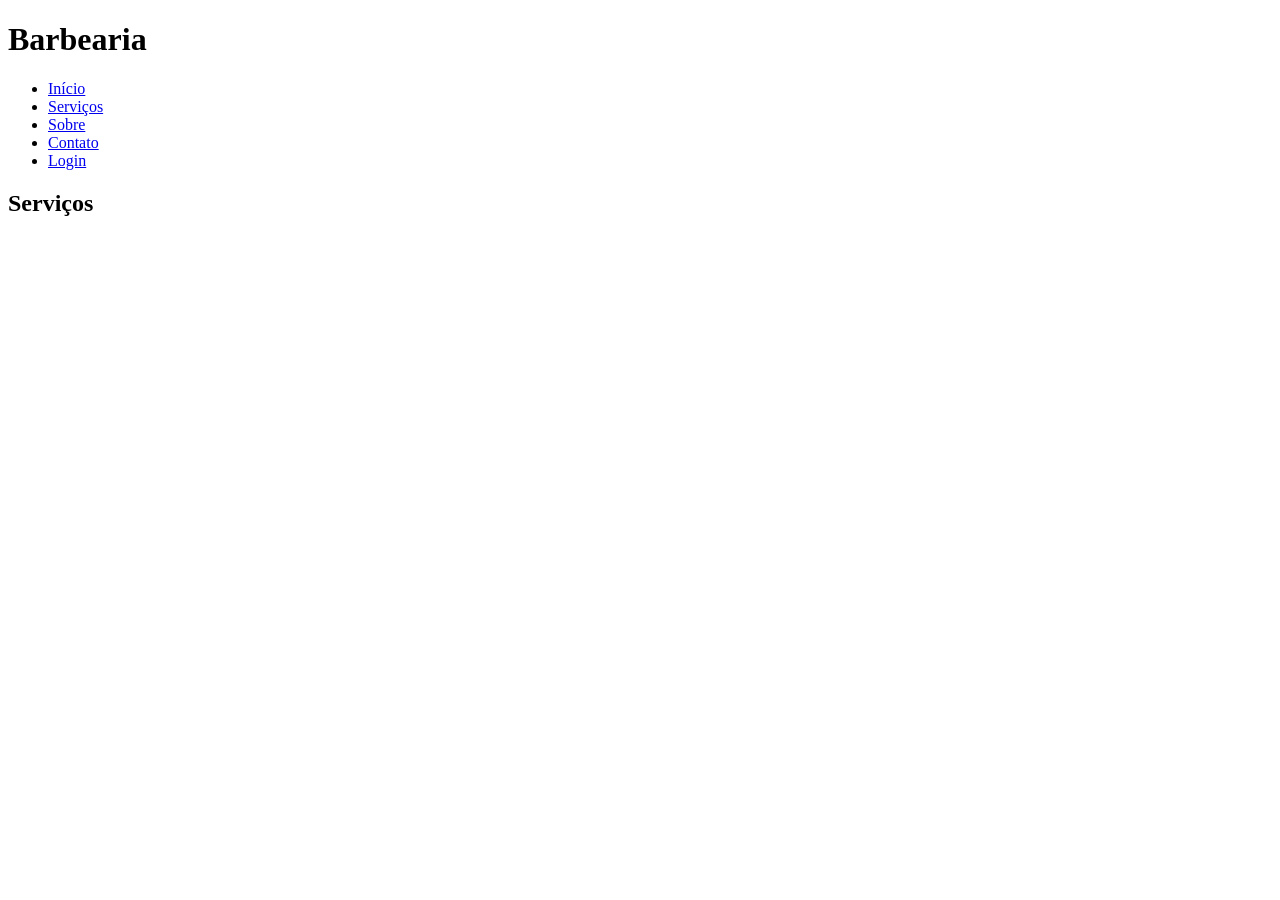
<file: sistema/frontend/index.html>
<!DOCTYPE html>
<html lang="pt-br">
<head>
    <meta charset="UTF-8">
    <meta name="viewport" content="width=device-width, initial-scale=1.0">
    <title>Barbearia</title>
</head>
<body>
    <main>
        <h1>Barbearia</h1>
        <header>
            <nav>
                <ul> 
                    <li>
                        <a href="#">Início</a>
                    </li>
                    <li>
                        <a href="#">Serviços</a>
                    </li>
                    <li>
                        <a href="#">Sobre</a>
                    </li>
                    <li>
                        <a href="#">Contato</a>
                    </li>
                    <li>
                        <a href="#">Login</a>
                    </li>
                </ul>
            </nav>
        </header>
        <section>
            <h2>Serviços</h2>
        </section>
        <footer>
            
        </footer>









    </main>
</body>
</html>
</file>
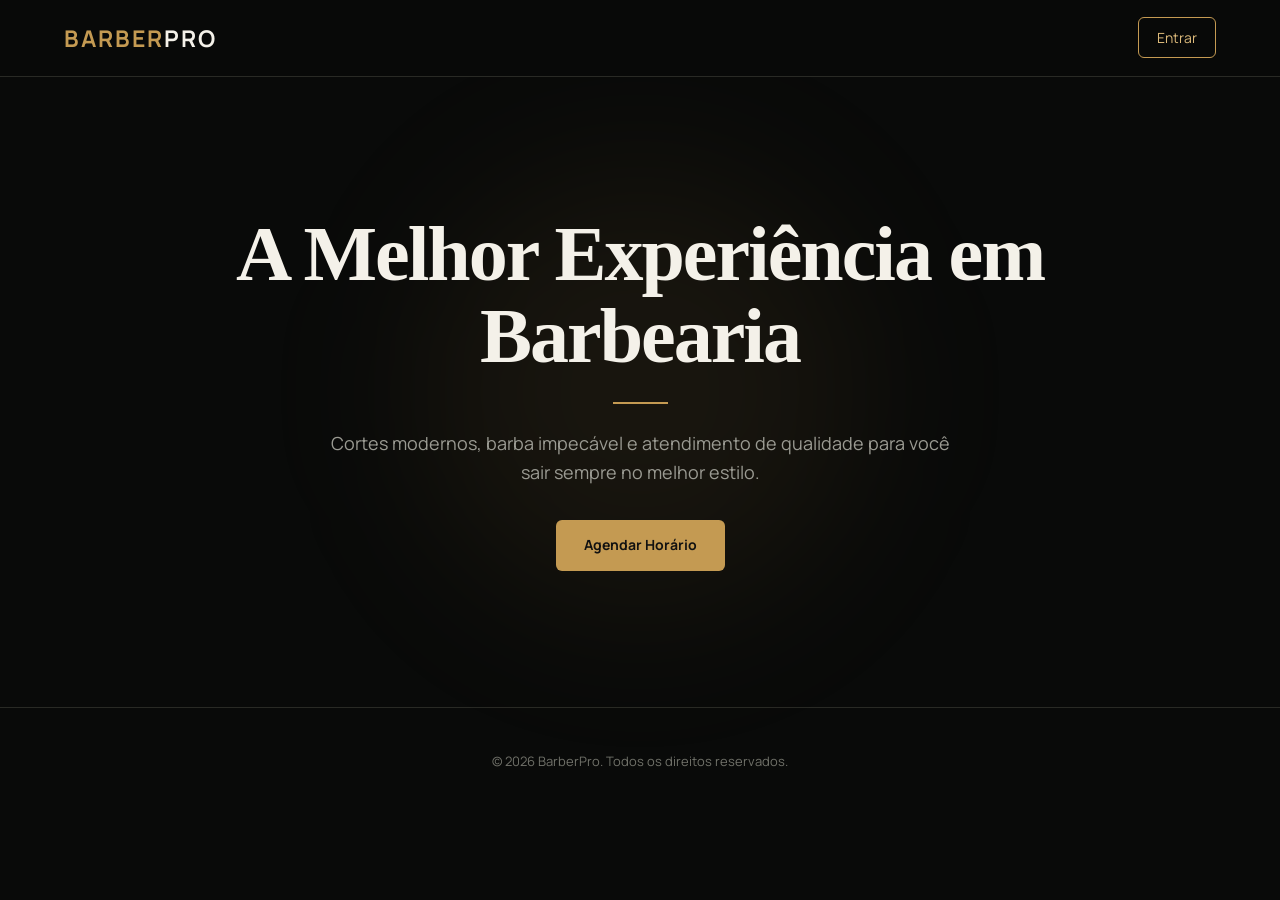
<file: sistema/src/main/resources/static/index.html>
﻿<!DOCTYPE html>
<html lang="pt-BR">

<head>
    <meta charset="UTF-8">
    <meta name="viewport" content="width=device-width, initial-scale=1.0">
    <title>BarberPro</title>

    <link rel="stylesheet" href="css/style.css">

    <link rel="preconnect" href="https://fonts.googleapis.com">
    <link rel="preconnect" href="https://fonts.gstatic.com" crossorigin>

    <link href="https://fonts.googleapis.com/css2?family=Manrope:wght@300;400;500;600;700&display=swap"
        rel="stylesheet">
</head>

<body>

    <header>

        <div class="container">

            <div class="logo">
                <span class="gold">BARBER</span><span>PRO</span>
            </div>

            <nav>

                <ul>

                    

                    <li><a class="btn-login" href="login.html">Entrar</a></li>

                </ul>

            </nav>

        </div>

    </header>

    <main>

        <section class="hero">

            <div class="hero-content">

                <h1>A Melhor Experiência em Barbearia</h1>

                <p>
                    Cortes modernos, barba impecável e atendimento de qualidade
                    para você sair sempre no melhor estilo.
                </p>

                <a href="paineladmin.html" class="btn-principal">
                    Agendar Horário
                </a>

            </div>

        </section>

      
    </main>

    <footer>

        <p>© 2026 BarberPro. Todos os direitos reservados.</p>

    </footer>

</body>

</html>
</file>
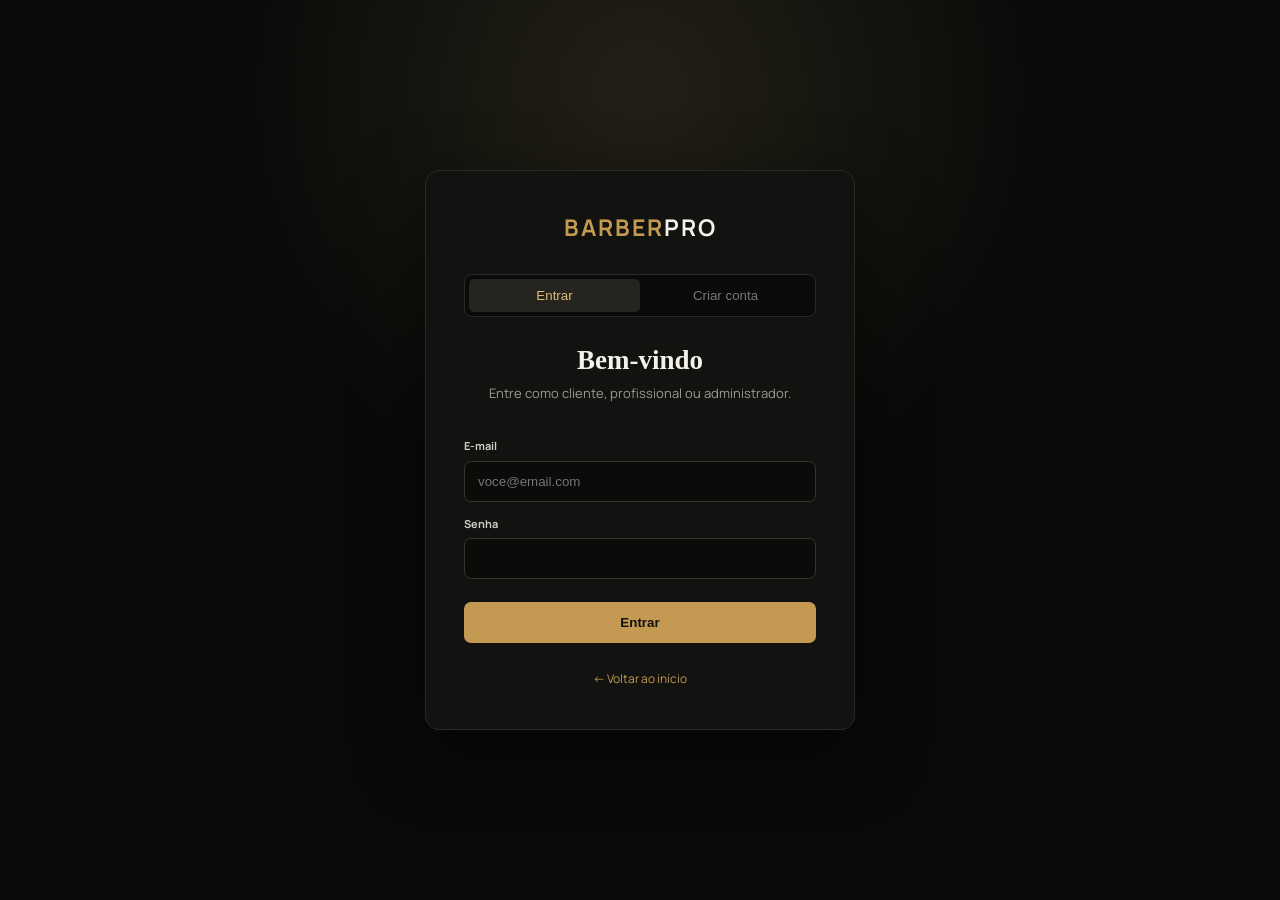
<file: sistema/src/main/resources/static/login.html>
<!doctype html>
<html lang="pt-BR">
  <head>
    <meta charset="UTF-8" />
    <meta name="viewport" content="width=device-width,initial-scale=1" />
    <title>Entrar — BarberPro</title>
    <link rel="preconnect" href="https://fonts.googleapis.com" />
    <link rel="preconnect" href="https://fonts.gstatic.com" crossorigin />
    <link
      href="https://fonts.googleapis.com/css2?family=Manrope:wght@400;600;700&display=swap"
      rel="stylesheet"
    />
    <link rel="stylesheet" href="css/style.css" />
  </head>
  <body>
    <main class="login-page">
      <div class="login-card">
        <a class="logo-login" href="index.html"
          ><span class="gold">BARBER</span>PRO</a
        >
        <div class="auth-tabs">
          <button class="active" data-tab="login">Entrar</button
          ><button data-tab="register">Criar conta</button>
        </div>
        <form id="loginForm">
          <h1>Bem-vindo</h1>
          <p>Entre como cliente, profissional ou administrador.</p>
          <label>E-mail</label
          ><input
            name="email"
            type="email"
            required
            placeholder="voce@email.com"
          /><label>Senha</label
          ><input
            name="password"
            type="password"
            required
            minlength="6"
          /><button>Entrar</button>
        </form>
        <form id="registerForm" hidden>
          <h1>Crie sua conta</h1>
          <p>Cadastre-se para agendar seu horário.</p>
          <label>Nome</label
          ><input name="name" required maxlength="100" /><label>E-mail</label
          ><input name="email" type="email" required /><label>Telefone</label
          ><input name="phone" type="tel" required maxlength="30" placeholder="(00) 00000-0000" /><label
            >Senha</label
          ><input
            name="password"
            type="password"
            required
            minlength="6"
          /><button>Criar conta</button>
        </form>
        <p class="auth-message" id="authMessage"></p>
        <div class="login-links">
          <a href="index.html">← Voltar ao início</a>
        </div>
      </div>
    </main>
    <script src="js/auth.js"></script>
  </body>
</html>
</file>
<file: sistema/src/main/resources/static/css/style.css>
:root{--black:#090a09;--panel:#121310;--panel-2:#181916;--gold:#c49a52;--gold-light:#ddbb7b;--text:#f4f1e9;--muted:#9a9a92;--line:#292a25;--danger:#e26d62;--radius:12px}*{box-sizing:border-box}html{scroll-behavior:smooth}body{margin:0;background:var(--black);color:var(--text);font-family:Manrope,Arial,sans-serif;line-height:1.6}a{color:inherit}header{position:sticky;top:0;z-index:20;background:rgba(9,10,9,.92);border-bottom:1px solid var(--line);backdrop-filter:blur(12px)}.container{width:min(1160px,90%);height:76px;margin:auto;display:flex;align-items:center;justify-content:space-between}.logo,.logo-login{font-size:23px;font-weight:700;letter-spacing:2px;text-decoration:none}.gold{color:var(--gold)}nav ul{display:flex;align-items:center;gap:30px;margin:0;padding:0;list-style:none}nav a{text-decoration:none;color:#c7c6bf;font-size:14px;transition:.2s}nav a:hover{color:var(--gold-light)}.btn-login{padding:10px 18px;border:1px solid var(--gold);border-radius:6px;color:var(--gold-light)}.btn-login:hover{background:var(--gold);color:#111}.hero{min-height:630px;width:min(1160px,90%);margin:auto;display:grid;place-items:center;text-align:center;position:relative}.hero:before{content:"";position:absolute;width:440px;height:440px;border-radius:50%;background:rgba(196,154,82,.08);filter:blur(80px)}.hero-content{position:relative;max-width:820px}.hero h1{font-family:Georgia,serif;font-size:clamp(44px,7vw,78px);line-height:1.05;margin:0 0 25px;letter-spacing:-2px}.hero h1::after{content:"";display:block;width:55px;height:2px;background:var(--gold);margin:25px auto}.hero p{max-width:650px;margin:auto;color:var(--muted);font-size:18px}.btn-principal{display:inline-block;margin-top:34px;padding:14px 28px;border-radius:6px;background:var(--gold);color:#111;text-decoration:none;font-weight:700;font-size:14px;transition:.2s}.btn-principal:hover{background:var(--gold-light);transform:translateY(-2px)}.servicos{width:min(1160px,90%);margin:60px auto 120px}.servicos h2{text-align:center;font:700 clamp(32px,4vw,45px) Georgia,serif;margin:0 0 45px}.cards{display:grid;grid-template-columns:repeat(4,1fr);gap:16px}.card{min-height:180px;padding:26px;background:var(--panel);border:1px solid var(--line);border-radius:var(--radius);transition:.2s}.card:hover{border-color:#725b34;transform:translateY(-4px)}.card h3{margin:0 0 12px;color:var(--gold-light);font-size:17px}.card p{margin:0;color:var(--muted);font-size:14px}footer{padding:30px 5%;border-top:1px solid var(--line);text-align:center;color:#707169;font-size:13px}
.login-page{min-height:100vh;display:grid;place-items:center;padding:30px;background:radial-gradient(circle at 50% 10%,#222016 0,transparent 40%)}.login-card{width:min(430px,100%);padding:38px;background:var(--panel);border:1px solid var(--line);border-radius:14px;box-shadow:0 24px 70px #0008}.logo-login{display:block;text-align:center;margin-bottom:28px}.auth-tabs{display:grid;grid-template-columns:1fr 1fr;padding:4px;background:#090a09;border:1px solid var(--line);border-radius:8px;margin-bottom:28px}.auth-tabs button{margin:0;padding:9px;border:0;border-radius:5px;background:transparent;color:#777;font:600 13px inherit;cursor:pointer}.auth-tabs button.active{background:#25241e;color:var(--gold-light)}.login-card h1{text-align:center;font:700 27px Georgia,serif;margin:0 0 7px}.login-card p{text-align:center;color:var(--muted);font-size:13px;margin:0 0 20px}.login-card form{display:flex;flex-direction:column}.login-card label{font-size:11px;font-weight:700;margin:13px 0 6px;color:#d0cec7}.login-card input{width:100%;padding:12px 13px;border:1px solid #34352f;border-radius:7px;background:#0b0c0a;color:#fff;font:14px inherit;outline:0}.login-card input:focus{border-color:var(--gold);box-shadow:0 0 0 3px rgba(196,154,82,.12)}.login-card form button{margin-top:23px;padding:13px;border:0;border-radius:7px;background:var(--gold);color:#111;font-weight:700;cursor:pointer}.login-card form button:hover{background:var(--gold-light)}.login-links{margin-top:22px;text-align:center}.login-links a{font-size:12px;color:var(--gold);text-decoration:none}.auth-message{margin:15px 0 0!important;color:var(--gold-light)!important}.auth-message.error{color:var(--danger)!important}[hidden]{display:none!important}
@media(max-width:900px){.cards{grid-template-columns:1fr 1fr}}@media(max-width:680px){.container{height:auto;min-height:68px;flex-wrap:wrap;padding:17px 0}.logo{font-size:20px}nav{width:100%;overflow-x:auto;margin-top:13px}nav ul{gap:20px;padding-bottom:2px}nav a{white-space:nowrap}.hero{min-height:520px}.hero h1{font-size:44px}.hero p{font-size:16px}.cards{grid-template-columns:1fr}.servicos{margin-bottom:70px}.login-card{padding:28px 22px}}
</file>
